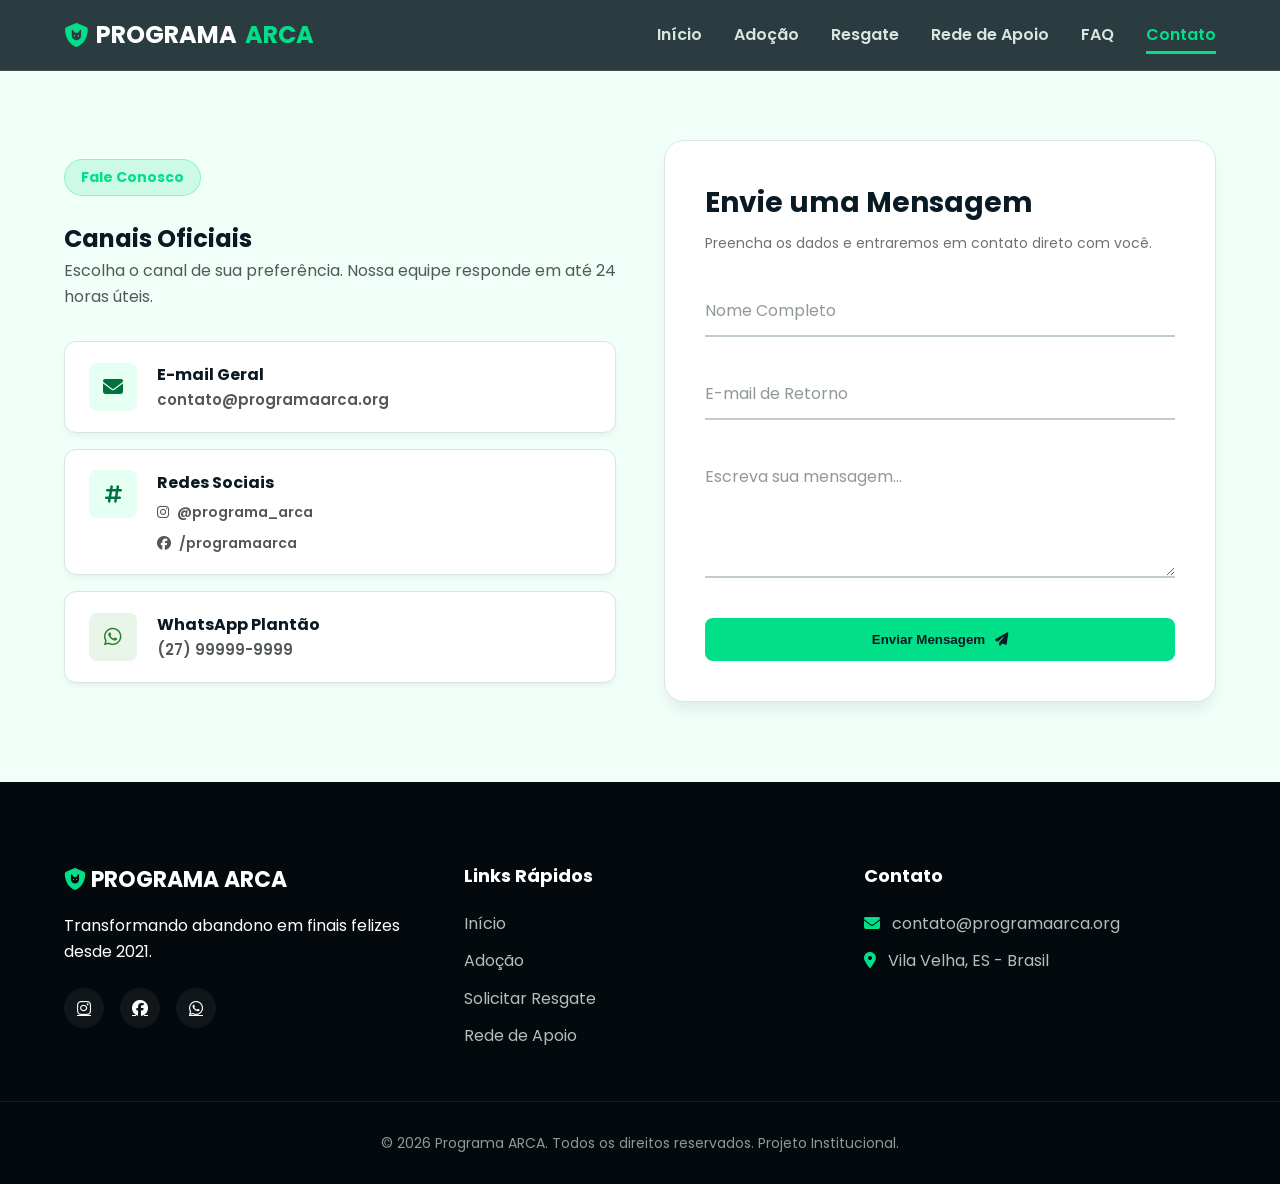
<file: contato/contato.html>
<!DOCTYPE html>
<html lang="pt-BR">
<head>
    <meta charset="UTF-8">
    <meta name="viewport" content="width=device-width, initial-scale=1.0">
    <title>Fale Conosco - Programa ARCA</title>
    <link href="https://fonts.googleapis.com/css2?family=Poppins:wght@400;600;700&display=swap" rel="stylesheet">
    <link rel="stylesheet" href="https://cdnjs.cloudflare.com/ajax/libs/font-awesome/6.4.0/css/all.min.css">
    <link rel="stylesheet" href="../index.css">
    <link rel="stylesheet" href="../contato/contato.css">
</head>
<body>

    <header class="navbar-header">
        <nav class="navbar" aria-label="Menu Principal">
            <a href="../index.html" class="logo"><i class="fa-solid fa-shield-cat"></i> PROGRAMA <span>ARCA</span></a>
            <button class="menu-toggle" aria-label="Abrir menu"><i class="fa-solid fa-bars"></i></button>
            <ul class="nav-links">
                <li><a href="../index.html" class="nav-item">Início</a></li>
                <li><a href="../adocao/adocao.html" class="nav-item">Adoção</a></li>
                <li><a href="../resgate/resgate.html" class="nav-item">Resgate</a></li>
                <li><a href="../rede-de-apoio/rede.html" class="nav-item">Rede de Apoio</a></li>
                <li><a href="../faq/faq.html" class="nav-item">FAQ</a></li>
                <li><a href="../contato/contato.html" class="nav-item active">Contato</a></li>
            </ul>
        </nav>
    </header>

    <main class="contact-main">
        <section class="container grid-2">
            
            <div class="contact-info-column">
                <span class="badge-hero">Fale Conosco</span>
                <h2>Canais Oficiais</h2>
                <p class="section-subtitle-text">Escolha o canal de sua preferência. Nossa equipe responde em até 24 horas úteis.</p>
                
                <div class="contact-cards-stack">
                    <div class="c-card">
                        <div class="c-icon-wrapper"><i class="fa-solid fa-envelope"></i></div>
                        <div>
                            <h3>E-mail Geral</h3>
                            <p>contato@programaarca.org</p>
                        </div>
                    </div>

                    <div class="c-card social-card-integration">
                        <div class="c-icon-wrapper"><i class="fa-solid fa-hashtag"></i></div>
                        <div>
                            <h3>Redes Sociais</h3>
                            <div class="contact-social-links">
                                <a href="https://instagram.com" target="_blank" aria-label="Instagram"><i class="fa-brands fa-instagram"></i> @programa_arca</a>
                                <a href="https://facebook.com" target="_blank" aria-label="Facebook"><i class="fa-brands fa-facebook"></i> /programaarca</a>
                            </div>
                        </div>
                    </div>

                    <div class="c-card">
                        <div class="c-icon-wrapper wpp-icon"><i class="fa-brands fa-whatsapp"></i></div>
                        <div>
                            <h3>WhatsApp Plantão</h3>
                            <p>(27) 99999-9999</p>
                        </div>
                    </div>
                </div>
            </div>

            <div class="premium-form-box">
                <h2>Envie uma Mensagem</h2>
                <p>Preencha os dados e entraremos em contato direto com você.</p>
                
                <form id="premium-contact-form" novalidate>
                    <div class="floating-input-group">
                        <input type="text" id="contact-name" required placeholder=" ">
                        <label for="contact-name">Nome Completo</label>
                        <span class="input-bar"></span>
                    </div>

                    <div class="floating-input-group">
                        <input type="email" id="contact-email" required placeholder=" ">
                        <label for="contact-email">E-mail de Retorno</label>
                        <span class="input-bar"></span>
                    </div>

                    <div class="floating-input-group">
                        <textarea id="contact-message" rows="4" required placeholder=" "></textarea>
                        <label for="contact-message">Escreva sua mensagem...</label>
                        <span class="input-bar"></span>
                    </div>

                    <button type="submit" class="btn btn-primary btn-submit-form" style="width:100%; justify-content:center;">
                        <span>Enviar Mensagem</span> <i class="fa-solid fa-paper-plane"></i>
                    </button>
                </form>

                <div class="form-feedback-overlay" id="form-success-msg">
                    <div class="feedback-card">
                        <i class="fa-solid fa-circle-check feedback-success-icon"></i>
                        <h3>Mensagem Enviada!</h3>
                        <p>Obrigado por apoiar a causa animal. Verifique sua caixa de entrada em breve.</p>
                    </div>
                </div>
            </div>

        </section>
    </main>

     <footer class="footer">
        <div class="container footer-grid">
            <div class="footer-brand">
                <a href="#" class="logo-footer"><i class="fa-solid fa-shield-cat"></i> PROGRAMA ARCA</a>
                <p>Transformando abandono em finais felizes desde 2021.</p>
                <div class="social-links">
                    <a href="#" aria-label="Instagram"><i class="fa-brands fa-instagram"></i></a>
                    <a href="#" aria-label="Facebook"><i class="fa-brands fa-facebook"></i></a>
                    <a href="#" aria-label="WhatsApp"><i class="fa-brands fa-whatsapp"></i></a>
                </div>
            </div>
            <div class="footer-links">
                <h3>Links Rápidos</h3>
                <ul>
                    <li><a href="../index.html">Início</a></li>
                    <li><a href="../adocao/adocao.html">Adoção</a></li>
                    <li><a href="../resgate/resgate.html">Solicitar Resgate</a></li>
                    <li><a href="../rede-de-apoio/rede.html">Rede de Apoio</a></li>
                </ul>
            </div>
            <div class="footer-contact">
                <h3>Contato</h3>
                <p><i class="fa-solid fa-envelope"></i> contato@programaarca.org</p>
                <p><i class="fa-solid fa-location-dot"></i> Vila Velha, ES - Brasil</p>
            </div>
        </div>
        <div class="footer-bottom">
            <p>&copy; 2026 Programa ARCA. Todos os direitos reservados. Projeto Institucional.</p>
        </div>
    </footer>


    <script src="../index.js"></script>
    <script src="../contato/contato.js"></script>
</body>
</html>
</file>
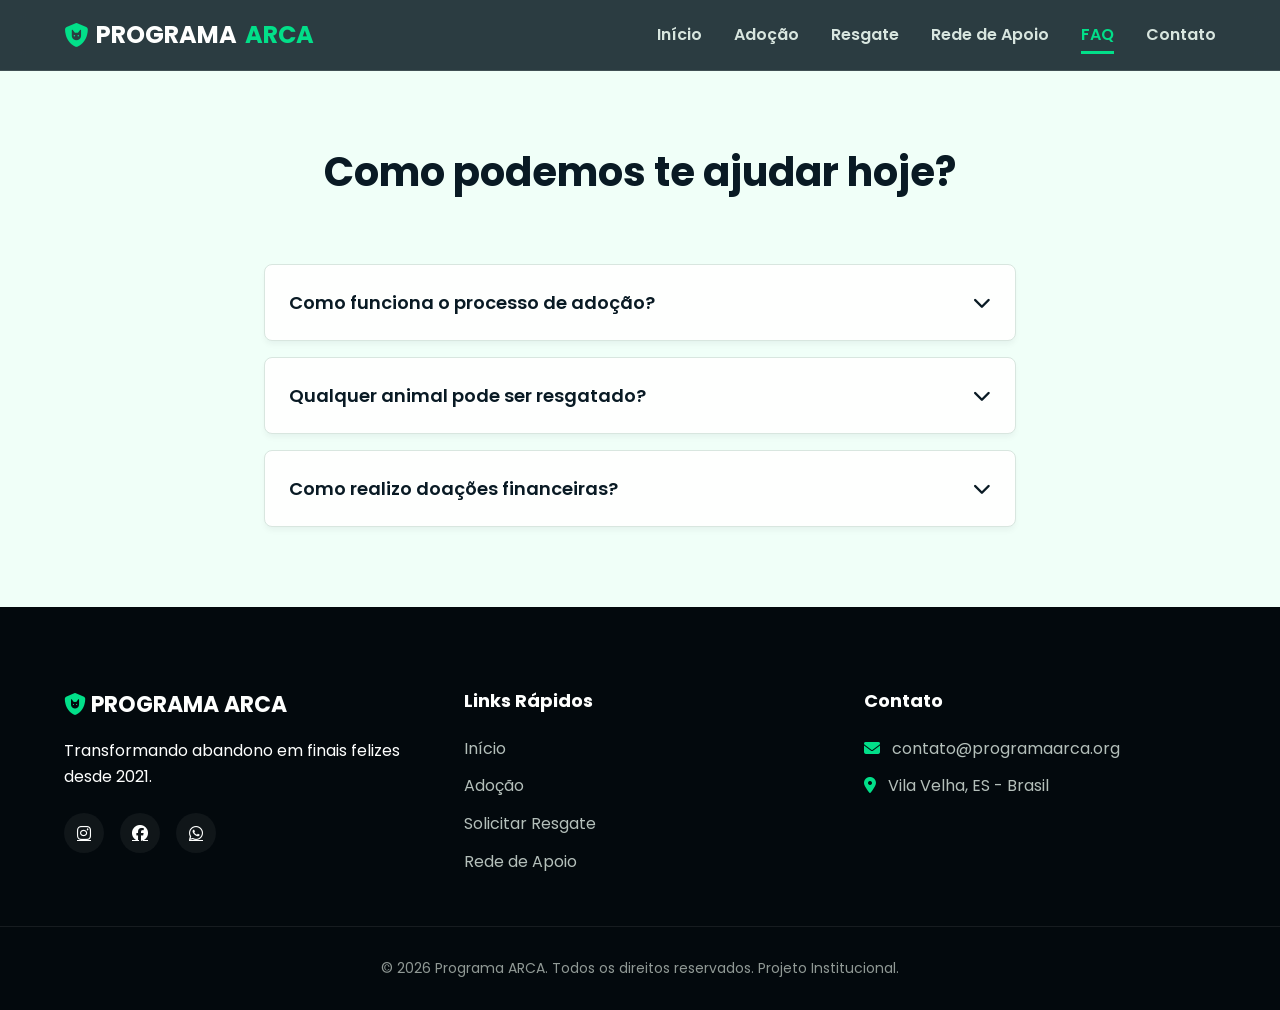
<file: faq/faq.html>
<!DOCTYPE html>
<html lang="pt-BR">
<head>
    <meta charset="UTF-8">
    <meta name="viewport" content="width=device-width, initial-scale=1.0">
    <title>Dúvidas Frequentes - FAQ - Programa ARCA</title>
    <link href="https://fonts.googleapis.com/css2?family=Poppins:wght@400;600;700&display=swap" rel="stylesheet">
    <link rel="stylesheet" href="https://cdnjs.cloudflare.com/ajax/libs/font-awesome/6.4.0/css/all.min.css">
    <link rel="stylesheet" href="../index.css">
    <link rel="stylesheet" href="../faq/faq.css">
</head>
<body>

    <header class="navbar-header">
        <nav class="navbar" aria-label="Menu Principal">
            <a href="../index.html" class="logo"><i class="fa-solid fa-shield-cat"></i> PROGRAMA <span>ARCA</span></a>
            <button class="menu-toggle" aria-label="Abrir menu"><i class="fa-solid fa-bars"></i></button>
            <ul class="nav-links">
                <li><a href="../index.html" class="nav-item">Início</a></li>
                <li><a href="../adocao/adocao.html" class="nav-item">Adoção</a></li>
                <li><a href="../resgate/resgate.html" class="nav-item">Resgate</a></li>
                <li><a href="../rede-de-apoio/rede.html" class="nav-item">Rede de Apoio</a></li>
                <li><a href="../faq/faq.html" class="nav-item active">FAQ</a></li>
                <li><a href="../contato/contato.html" class="nav-item">Contato</a></li>
            </ul>
        </nav>
    </header>

    <main class="faq-main">
        <section class="container faq-container">
            <h2 class="section-title">Como podemos te ajudar hoje?</h2>
            
            <div class="faq-accordion">
                <div class="faq-item">
                    <button class="faq-trigger" aria-expanded="false">
                        <span>Como funciona o processo de adoção?</span>
                        <i class="fa-solid fa-chevron-down"></i>
                    </button>
                    <div class="faq-panel">
                        <p>Basta escolher um animal elegível na aba de adoção, clicar em Quero Adotar e preencher nossa entrevista simplificada via WhatsApp. Exigimos comprovante de residência e proteção de janelas/muros.</p>
                    </div>
                </div>

                <div class="faq-item">
                    <button class="faq-trigger" aria-expanded="false">
                        <span>Qualquer animal pode ser resgatado?</span>
                        <i class="fa-solid fa-chevron-down"></i>
                    </button>
                    <div class="faq-panel">
                        <p>Nossa prioridade máxima é voltada para animais de rua feridos, doentes, sofrendo maus-tratos explícitos ou filhotes totalmente desamparados.</p>
                    </div>
                </div>

                <div class="faq-item">
                    <button class="faq-trigger" aria-expanded="false">
                        <span>Como realizo doações financeiras?</span>
                        <i class="fa-solid fa-chevron-down"></i>
                    </button>
                    <div class="faq-panel">
                        <p>Você pode doar qualquer quantia via PIX institucional ou configurar uma doação mensal recorrente direto pela nossa página de contato oficial.</p>
                    </div>
                </div>
            </div>
        </section>
    </main>

    <footer class="footer">
        <div class="container footer-grid">
            <div class="footer-brand">
                <a href="#" class="logo-footer"><i class="fa-solid fa-shield-cat"></i> PROGRAMA ARCA</a>
                <p>Transformando abandono em finais felizes desde 2021.</p>
                <div class="social-links">
                    <a href="#" aria-label="Instagram"><i class="fa-brands fa-instagram"></i></a>
                    <a href="#" aria-label="Facebook"><i class="fa-brands fa-facebook"></i></a>
                    <a href="#" aria-label="WhatsApp"><i class="fa-brands fa-whatsapp"></i></a>
                </div>
            </div>
            <div class="footer-links">
                <h3>Links Rápidos</h3>
                <ul>
                    <li><a href="../index.html">Início</a></li>
                    <li><a href="../adocao/adocao.html">Adoção</a></li>
                    <li><a href="../resgate/resgate.html">Solicitar Resgate</a></li>
                    <li><a href="../rede-de-apoio/rede.html">Rede de Apoio</a></li>
                </ul>
            </div>
            <div class="footer-contact">
                <h3>Contato</h3>
                <p><i class="fa-solid fa-envelope"></i> contato@programaarca.org</p>
                <p><i class="fa-solid fa-location-dot"></i> Vila Velha, ES - Brasil</p>
            </div>
        </div>
        <div class="footer-bottom">
            <p>&copy; 2026 Programa ARCA. Todos os direitos reservados. Projeto Institucional.</p>
        </div>
    </footer>


    <script src="../index.js"></script>
    <script src="../faq/faq.js"></script>
</body>
</html>
</file>
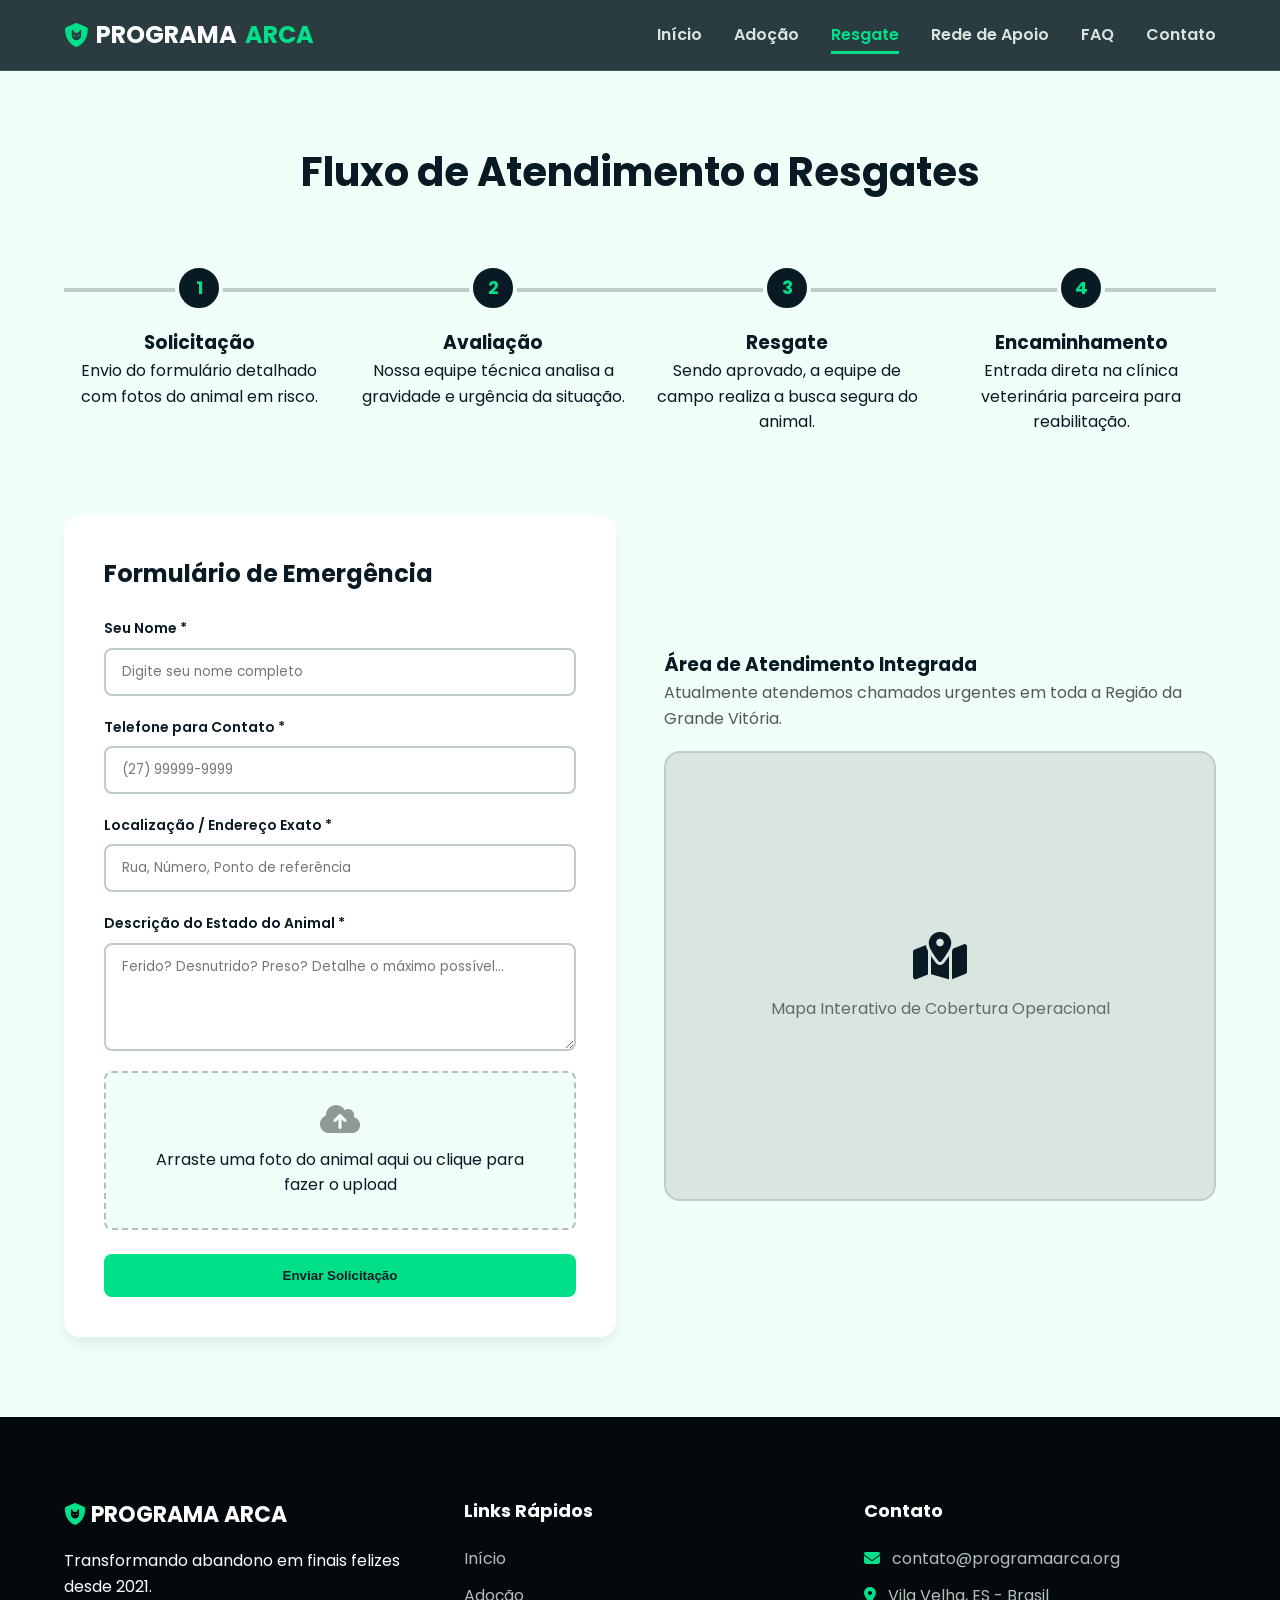
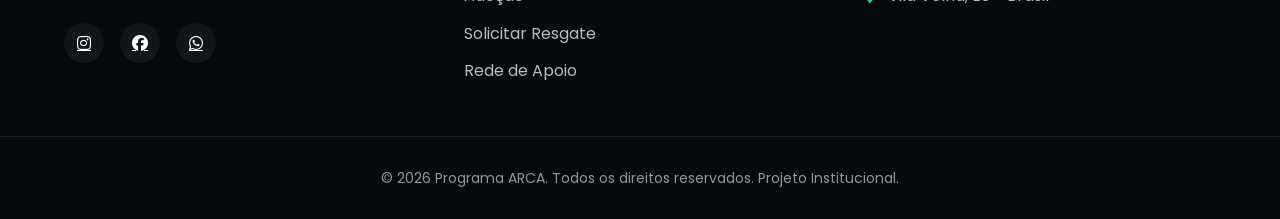
<file: resgate/resgate.html>
<!DOCTYPE html>
<html lang="pt-BR">
<head>
    <meta charset="UTF-8">
    <meta name="viewport" content="width=device-width, initial-scale=1.0">
    <title>Solicitação de Resgate - Programa ARCA</title>
    <link href="https://fonts.googleapis.com/css2?family=Poppins:wght@400;600;700&display=swap" rel="stylesheet">
    <link rel="stylesheet" href="https://cdnjs.cloudflare.com/ajax/libs/font-awesome/6.4.0/css/all.min.css">
    <link rel="stylesheet" href="../index.css">
    <link rel="stylesheet" href="../resgate/resgate.css">
</head>
<body>

    <header class="navbar-header">
        <nav class="navbar" aria-label="Menu Principal">
            <a href="../index.html" class="logo"><i class="fa-solid fa-shield-cat"></i> PROGRAMA <span>ARCA</span></a>
            <button class="menu-toggle" aria-label="Abrir menu"><i class="fa-solid fa-bars"></i></button>
            <ul class="nav-links">
                <li><a href="../index.html" class="nav-item">Início</a></li>
                <li><a href="../adocao/adocao.html" class="nav-item">Adoção</a></li>
                <li><a href="../resgate/resgate.html" class="nav-item active">Resgate</a></li>
                <li><a href="../rede-de-apoio/rede.html" class="nav-item">Rede de Apoio</a></li>
                <li><a href="../faq/faq.html" class="nav-item">FAQ</a></li>
                <li><a href="../contato/contato.html" class="nav-item">Contato</a></li>
            </ul>
        </nav>
    </header>

    <main class="rescue-main">
        <section class="container timeline-section">
            <h2 class="section-title">Fluxo de Atendimento a Resgates</h2>
            <div class="timeline">
                <div class="timeline-item">
                    <div class="timeline-dot">1</div>
                    <div class="timeline-content"><h3>Solicitação</h3><p>Envio do formulário detalhado com fotos do animal em risco.</p></div>
                </div>
                <div class="timeline-item">
                    <div class="timeline-dot">2</div>
                    <div class="timeline-content"><h3>Avaliação</h3><p>Nossa equipe técnica analisa a gravidade e urgência da situação.</p></div>
                </div>
                <div class="timeline-item">
                    <div class="timeline-dot">3</div>
                    <div class="timeline-content"><h3>Resgate</h3><p>Sendo aprovado, a equipe de campo realiza a busca segura do animal.</p></div>
                </div>
                <div class="timeline-item">
                    <div class="timeline-dot">4</div>
                    <div class="timeline-content"><h3>Encaminhamento</h3><p>Entrada direta na clínica veterinária parceira para reabilitação.</p></div>
                </div>
            </div>
        </section>

        <section class="container grid-2 rescue-core">
            <div class="form-container-box">
                <h2>Formulário de Emergência</h2>
                <form id="rescue-form">
                    <div class="input-group">
                        <label for="name">Seu Nome *</label>
                        <input type="text" id="name" required placeholder="Digite seu nome completo">
                    </div>
                    <div class="input-group">
                        <label for="phone">Telefone para Contato *</label>
                        <input type="text" id="phone" required placeholder="(27) 99999-9999">
                    </div>
                    <div class="input-group">
                        <label for="address">Localização / Endereço Exato *</label>
                        <input type="text" id="address" required placeholder="Rua, Número, Ponto de referência">
                    </div>
                    <div class="input-group">
                        <label for="description">Descrição do Estado do Animal *</label>
                        <textarea id="description" rows="4" required placeholder="Ferido? Desnutrido? Preso? Detalhe o máximo possível..."></textarea>
                    </div>
                    
                    <div class="drag-drop-zone" id="drop-zone">
                        <i class="fa-solid fa-cloud-arrow-up"></i>
                        <p>Arraste uma foto do animal aqui ou clique para fazer o upload</p>
                        <input type="file" id="file-input" accept="image/*" style="display:none">
                        <img id="preview-img" alt="Pré-visualização" style="display:none; width:120px; height:120px; object-fit:cover; border-radius:8px; margin-top:10px;">
                    </div>

                    <button type="submit" class="btn btn-primary" style="width:100%; justify-content:center; margin-top:24px;">Enviar Solicitação</button>
                </form>
                <div id="success-feedback" style="display:none; margin-top:20px; color:var(--green-dark); font-weight:700; text-align:center;">
                    <i class="fa-solid fa-circle-check"></i> Solicitação encaminhada com sucesso!
                </div>
            </div>

            <div class="map-container-box">
                <h3>Área de Atendimento Integrada</h3>
                <p style="margin-bottom: 20px; color: var(--gray-600)">Atualmente atendemos chamados urgentes em toda a Região da Grande Vitória.</p>
                <div class="map-placeholder">
                    <i class="fa-solid fa-map-location-dot"></i>
                    <span>Mapa Interativo de Cobertura Operacional</span>
                </div>
            </div>
        </section>
    </main>
    <footer class="footer">
        <div class="container footer-grid">
            <div class="footer-brand">
                <a href="#" class="logo-footer"><i class="fa-solid fa-shield-cat"></i> PROGRAMA ARCA</a>
                <p>Transformando abandono em finais felizes desde 2021.</p>
                <div class="social-links">
                    <a href="#" aria-label="Instagram"><i class="fa-brands fa-instagram"></i></a>
                    <a href="#" aria-label="Facebook"><i class="fa-brands fa-facebook"></i></a>
                    <a href="#" aria-label="WhatsApp"><i class="fa-brands fa-whatsapp"></i></a>
                </div>
            </div>
            <div class="footer-links">
                <h3>Links Rápidos</h3>
                <ul>
                    <li><a href="../index.html">Início</a></li>
                    <li><a href="../adocao/adocao.html">Adoção</a></li>
                    <li><a href="../resgate/resgate.html">Solicitar Resgate</a></li>
                    <li><a href="../rede-de-apoio/rede.html">Rede de Apoio</a></li>
                </ul>
            </div>
            <div class="footer-contact">
                <h3>Contato</h3>
                <p><i class="fa-solid fa-envelope"></i> contato@programaarca.org</p>
                <p><i class="fa-solid fa-location-dot"></i> Vila Velha, ES - Brasil</p>
            </div>
        </div>
        <div class="footer-bottom">
            <p>&copy; 2026 Programa ARCA. Todos os direitos reservados. Projeto Institucional.</p>
        </div>
    </footer>


    <script src="../index.js"></script>
    <script src="../resgate/resgate.js"></script>
</body>
</html>
</file>
<file: index.css>
/* Design principal para todas as páginas */
:root {
    --green-light: #E6FFF3;
    --green-light-hover: #D9FEEB;
    --green-light-active: #B1FEDA;
    --green: #02DF89;
    --green-hover: #02E47B;
    --green-active: #02CA6E;
    --green-dark: #02BE67;
    --green-dark-hover: #019852;
    --green-dark-active: #01723E;
    --green-darker: #015930;

    --blue-light: #90989C;
    --blue-light-hover: #7A8389;
    --blue-light-active: #5F6A71;
    --blue: #091A24;
    --blue-hover: #08161F;
    --blue-active: #07131A;
    --blue-dark: #03090D;
    --blue-dark-hover: #020709;
    --blue-dark-active: #010304;

    --white: #FEFFFE;
    --white-soft: #F0FFF8;

    --gray-100: #D8E6DF;
    --gray-200: #C0CCC6;
    --gray-300: #B4BFBA;
    --gray-400: #909995;
    --gray-500: #6C7370;
    --gray-600: #545957;
    
    --shadow-sm: 0 4px 6px -1px rgba(9, 26, 36, 0.05);
    --shadow-md: 0 10px 15px -3px rgba(9, 26, 36, 0.08);
    --shadow-lg: 0 20px 25px -5px rgba(9, 26, 36, 0.1);
    --transition: all 0.3s cubic-bezier(0.4, 0, 0.2, 1);
}

* {
    margin: 0;
    padding: 0;
    box-sizing: border-box;
}

body {
    font-family: 'Poppins', sans-serif;
    background-color: var(--white-soft);
    color: var(--blue);
    overflow-x: hidden;
    line-height: 1.6;
}

.container {
    width: 100%;
    max-width: 1200px;
    margin: 0 auto;
    padding: 0 24px;
}

.grid-2 {
    display: grid;
    grid-template-columns: repeat(auto-fit, minmax(320px, 1fr));
    gap: 48px;
    align-items: center;
}

.grid-3 {
    display: grid;
    grid-template-columns: repeat(auto-fit, minmax(300px, 1fr));
    gap: 32px;
}

.navbar-header {
    position: fixed;
    top: 0;
    left: 0;
    width: 100%;
    z-index: 1000;
    background: rgba(9, 26, 34, 0.85);
    backdrop-filter: blur(12px);
    -webkit-backdrop-filter: blur(12px);
    border-bottom: 1px solid rgba(255, 255, 255, 0.1);
    transition: var(--transition);
}

.navbar {
    display: flex;
    justify-content: space-between;
    align-items: center;
    max-width: 1200px;
    margin: 0 auto;
    padding: 16px 24px;
}

.logo {
    font-weight: 700;
    font-size: 24px;
    color: var(--white);
    text-decoration: none;
    display: flex;
    align-items: center;
    gap: 8px;
}

.logo i, .logo span {
    color: var(--green);
}

.nav-links {
    display: flex;
    list-style: none;
    gap: 32px;
}

.nav-item {
    color: var(--gray-100);
    text-decoration: none;
    font-weight: 600;
    font-size: 16px;
    transition: var(--transition);
    position: relative;
    padding: 8px 0;
}

.nav-item:hover, .nav-item.active {
    color: var(--green);
}

.nav-item::after {
    content: '';
    position: absolute;
    bottom: 0;
    left: 0;
    width: 0;
    height: 3px;
    background-color: var(--green);
    transition: var(--transition);
}

.nav-item:hover::after, .nav-item.active::after {
    width: 100%;
}

.menu-toggle {
    display: none;
    background: none;
    border: none;
    color: var(--white);
    font-size: 24px;
    cursor: pointer;
}

.btn {
    display: inline-flex;
    align-items: center;
    gap: 10px;
    padding: 14px 28px;
    font-weight: 700;
    border-radius: 8px;
    text-decoration: none;
    cursor: pointer;
    transition: var(--transition);
    border: none;
}

.btn-primary {
    background-color: var(--green);
    color: var(--blue);
}

.btn-primary:hover {
    background-color: var(--green-hover);
    transform: translateY(-2px);
    box-shadow: 0 8px 20px rgba(2, 223, 137, 0.3);
}

.btn-secondary {
    background-color: transparent;
    color: var(--white);
    border: 2px solid var(--white);
}

.btn-secondary:hover {
    background-color: var(--white);
    color: var(--blue);
    transform: translateY(-2px);
}

.hero-section {
    padding: 160px 0 100px 0;
    background: linear-gradient(135deg, var(--blue) 0%, var(--blue-dark) 100%);
    color: var(--white);
    position: relative;
    overflow: hidden;
}

.hero-container {
    display: grid;
    grid-template-columns: repeat(auto-fit, minmax(320px, 1fr));
    gap: 48px;
    align-items: center;
    max-width: 1200px;
    margin: 0 auto;
    padding: 0 24px;
}

.badge-hero {
    background: rgba(2, 223, 137, 0.15);
    color: var(--green);
    padding: 6px 16px;
    border-radius: 50px;
    font-size: 14px;
    font-weight: 700;
    display: inline-block;
    margin-bottom: 24px;
    border: 1px solid rgba(2, 223, 137, 0.3);
}

.hero-content h1 {
    font-size: 56px;
    line-height: 1.15;
    margin-bottom: 24px;
}

.hero-content p {
    font-size: 18px;
    color: var(--gray-100);
    margin-bottom: 40px;
}

.hero-cta {
    display: flex;
    gap: 16px;
    flex-wrap: wrap;
}

.hero-image-wrapper {
    position: relative;
    display: flex;
    justify-content: center;
}

.hero-img {
    width: 100%;
    max-width: 480px;
    height: 480px;
    object-fit: cover;
    border-radius: 30% 70% 70% 30% / 30% 30% 70% 70%;
    box-shadow: var(--shadow-lg);
    z-index: 2;
    animation: morphing 10s ease-in-out infinite alternate;
}

@keyframes morphing {
    0% { border-radius: 30% 70% 70% 30% / 30% 30% 70% 70%; }
    100% { border-radius: 65% 35% 42% 58% / 54% 45% 55% 46%; }
}

.about-section {
    padding: 100px 0;
}

.about-img {
    width: 100%;
    border-radius: 16px;
    box-shadow: var(--shadow-lg);
}

.about-text h2 {
    font-size: 40px;
    margin-bottom: 24px;
    color: var(--blue);
}

.mvv-grid {
    display: grid;
    grid-template-columns: 1fr 1fr;
    gap: 24px;
    margin-top: 32px;
}

.mvv-card {
    background: var(--white);
    padding: 24px;
    border-radius: 12px;
    box-shadow: var(--shadow-sm);
    border-left: 4px solid var(--green);
}

.mvv-card i {
    font-size: 28px;
    color: var(--green);
    margin-bottom: 16px;
}

.stats-section {
    background: var(--blue);
    color: var(--white);
    padding: 80px 0;
}

.stats-grid {
    display: grid;
    grid-template-columns: repeat(auto-fit, minmax(200px, 1fr));
    gap: 32px;
    text-align: center;
}

.stat-number {
    font-size: 48px;
    font-weight: 700;
    color: var(--green);
    display: block;
}

.stat-label {
    color: var(--gray-300);
    font-size: 16px;
    margin-top: 8px;
}

.testimonials-section {
    padding: 100px 0;
}

.section-title {
    font-size: 40px;
    text-align: center;
    margin-bottom: 60px;
}

.testimonial-card {
    background: var(--white);
    padding: 32px;
    border-radius: 16px;
    box-shadow: var(--shadow-md);
    display: flex;
    flex-direction: column;
    justify-content: space-between;
}

.testimonial-text {
    font-style: italic;
    color: var(--gray-600);
    margin-bottom: 24px;
}

.testimonial-user {
    display: flex;
    align-items: center;
    gap: 16px;
}

.testimonial-user img {
    width: 48px;
    height: 48px;
    border-radius: 50%;
    object-fit: cover;
}

#scroll-progress {
    position: fixed;
    top: 0;
    left: 0;
    height: 4px;
    background: var(--green);
    z-index: 2000;
    width: 0%;
}

#back-to-top {
    position: fixed;
    bottom: 32px;
    right: 32px;
    background: var(--green);
    color: var(--blue);
    border: none;
    width: 48px;
    height: 48px;
    border-radius: 50%;
    cursor: pointer;
    box-shadow: var(--shadow-md);
    display: none;
    align-items: center;
    justify-content: center;
    z-index: 99;
    transition: var(--transition);
}

#back-to-top:hover {
    transform: translateY(-4px);
    background: var(--green-hover);
}

.footer {
    background: var(--blue-dark);
    color: var(--white);
    padding: 80px 0 30px 0;
}

.footer-grid {
    display: grid;
    grid-template-columns: repeat(auto-fit, minmax(250px, 1fr));
    gap: 48px;
    margin-bottom: 40px;
}

.logo-footer {
    font-size: 22px;
    font-weight: 700;
    color: var(--white);
    text-decoration: none;
    margin-bottom: 16px;
    display: block;
}

.logo-footer i { color: var(--green); }

.social-links {
    display: flex;
    gap: 16px;
    margin-top: 24px;
}

.social-links a {
    color: var(--white);
    background: rgba(255,255,255,0.05);
    width: 40px;
    height: 40px;
    border-radius: 50%;
    display: flex;
    align-items: center;
    justify-content: center;
    transition: var(--transition);
}

.social-links a:hover {
    background: var(--green);
    color: var(--blue);
}

.footer-links h3, .footer-contact h3 {
    margin-bottom: 20px;
    font-size: 18px;
}

.footer-links ul { list-style: none; }
.footer-links ul li { margin-bottom: 12px; }
.footer-links ul li a { color: var(--gray-300); text-decoration: none; transition: var(--transition); }
.footer-links ul li a:hover { color: var(--green); }

.footer-contact p { margin-bottom: 12px; color: var(--gray-300); }
.footer-contact p i { color: var(--green); margin-right: 8px; }

.footer-bottom {
    border-top: 1px solid rgba(255,255,255,0.08);
    padding-top: 30px;
    text-align: center;
    font-size: 14px;
    color: var(--gray-400);
}
/* Responsivo para rodas as telas */
@media (max-width: 992px) {
    .hero-content h1 { font-size: 42px; }
}

@media (max-width: 768px) {
    .menu-toggle { display: block; }
    .nav-links {
        position: absolute;
        top: 100%;
        left: 0;
        width: 100%;
        background: var(--blue-dark);
        flex-direction: column;
        padding: 24px;
        gap: 16px;
        display: none;
        box-shadow: var(--shadow-lg);
    }
    .nav-links.active { display: flex; }
    .hero-container { grid-template-columns: 1fr; text-align: center; }
    .hero-cta { justify-content: center; }
}
</file>
<file: contato/contato.css>
.contact-main {
    padding-top: 140px;
    padding-bottom: 80px;
}

.contact-info-column .section-subtitle-text {
    color: var(--gray-600);
    margin-bottom: 32px;
}



.contact-cards-stack {
    display: flex;
    flex-direction: column;
    gap: 16px;
}

.c-card {
    display: flex;
    align-items: center;
    gap: 20px;
    background: var(--white);
    padding: 20px 24px;
    border-radius: 12px;
    box-shadow: var(--shadow-sm);
    border: 1px solid var(--gray-100);
}

.c-icon-wrapper {
    width: 48px; height: 48px;
    background: var(--green-light);
    color: var(--green-dark-active);
    border-radius: 8px;
    display: flex; align-items: center; justify-content: center;
    font-size: 20px;
}

.wpp-icon { background: #e8f5e9; color: #2e7d32; }

.c-card h3 { font-size: 16px; color: var(--blue); }
.c-card p { font-size: 15px; color: var(--gray-600); font-weight: 600; }



.social-card-integration { align-items: flex-start; }
.contact-social-links {
    display: flex;
    flex-direction: column;
    gap: 8px;
    margin-top: 6px;
}
.contact-social-links a {
    color: var(--gray-600);
    text-decoration: none;
    font-size: 14px;
    font-weight: 600;
    transition: var(--transition);
    display: flex;
    align-items: center;
    gap: 8px;
}
.contact-social-links a:hover { color: var(--green-dark); }



.premium-form-box {
    background: var(--white);
    padding: 40px;
    border-radius: 20px;
    box-shadow: var(--shadow-md);
    border: 1px solid var(--gray-100);
    position: relative;
    overflow: hidden;
}

.premium-form-box h2 { font-size: 28px; margin-bottom: 6px; color: var(--blue); }
.premium-form-box p { color: var(--gray-500); margin-bottom: 32px; font-size: 14px; }

.floating-input-group {
    position: relative;
    margin-bottom: 32px;
}



.floating-input-group input, .floating-input-group textarea {
    width: 100%;
    padding: 12px 0px;
    font-family: inherit;
    font-size: 16px;
    border: none;
    border-bottom: 2px solid var(--gray-200);
    background: transparent;
    outline: none;
    color: var(--blue);
    transition: border-color 0.3s ease;
}

.floating-input-group label {
    position: absolute;
    top: 12px;
    left: 0;
    color: var(--gray-400);
    font-size: 16px;
    pointer-events: none;
    transition: all 0.3s ease;
}



.floating-input-group input:focus ~ label,
.floating-input-group input:not(:placeholder-shown) ~ label,
.floating-input-group textarea:focus ~ label,
.floating-input-group textarea:not(:placeholder-shown) ~ label {
    top: -12px;
    font-size: 13px;
    color: var(--green-dark);
    font-weight: 700;
}

.input-bar {
    position: absolute;
    bottom: 0; left: 0;
    width: 0; height: 2px;
    background: var(--green);
    transition: width 0.3s ease;
}

.floating-input-group input:focus ~ .input-bar,
.floating-input-group textarea:focus ~ .input-bar {
    width: 100%;
}



.form-feedback-overlay {
    position: absolute;
    top: 0; left: 0; width: 100%; height: 100%;
    background: var(--white);
    display: flex; align-items: center; justify-content: center;
    opacity: 0; pointer-events: none;
    transition: opacity 0.4s ease;
    z-index: 10;
}

.form-feedback-overlay.active { opacity: 1; pointer-events: auto; }

.feedback-card { text-align: center; padding: 24px; }
.feedback-success-icon { font-size: 56px; color: var(--green); margin-bottom: 16px; }
</file>
<file: faq/faq.css>
.faq-main {
    padding-top: 140px;
    padding-bottom: 80px;
}

.faq-container {
    max-width: 800px;
    margin: 0 auto;
}

.faq-accordion {
    display: flex;
    flex-direction: column;
    gap: 16px;
}

.faq-item {
    background: var(--white);
    border-radius: 8px;
    box-shadow: var(--shadow-sm);
    border: 1px solid var(--gray-100);
    overflow: hidden;
}

.faq-trigger {
    width: 100%;
    padding: 24px;
    background: none;
    border: none;
    display: flex;
    justify-content: space-between;
    align-items: center;
    font-weight: 600;
    font-size: 18px;
    color: var(--blue);
    cursor: pointer;
    text-align: left;
    font-family: inherit;
    transition: var(--transition);
}

.faq-trigger i {
    transition: transform 0.3s cubic-bezier(0.4, 0, 0.2, 1);
}

.faq-item.active .faq-trigger i {
    transform: rotate(180deg);
    color: var(--green);
}

.faq-panel {
    max-height: 0;
    overflow: hidden;
    transition: max-height 0.3s ease-out;
    padding: 0 24px;
}

.faq-panel p {
    padding-bottom: 24px;
    color: var(--gray-600);
    font-size: 16px;
}
</file>
<file: resgate/resgate.css>
.rescue-main {
    padding-top: 140px;
    padding-bottom: 80px;
}




.timeline-section { margin-bottom: 80px; }

.timeline {
    display: flex;
    justify-content: space-between;
    position: relative;
    gap: 24px;
}

.timeline::before {
    content: '';
    position: absolute;
    top: 24px; left: 0; width: 100%; height: 4px;
    background: var(--gray-200);
    z-index: 1;
}

.timeline-item {
    position: relative;
    z-index: 2;
    text-align: center;
    flex: 1;
}

.timeline-dot {
    width: 48px; height: 48px;
    background: var(--blue);
    color: var(--green);
    border-radius: 50%;
    display: flex; align-items: center; justify-content: center;
    font-weight: 700; font-size: 18px;
    margin: 0 auto 16px auto;
    border: 4px solid var(--white-soft);
    transition: var(--transition);
}

.timeline-item:hover .timeline-dot {
    background: var(--green);
    color: var(--blue);
}





.form-container-box {
    background: var(--white);
    padding: 40px;
    border-radius: 16px;
    box-shadow: var(--shadow-md);
}

.form-container-box h2 { margin-bottom: 24px; }

.input-group {
    display: flex;
    flex-direction: column;
    gap: 8px;
    margin-bottom: 20px;
}

.input-group label {
    font-weight: 600;
    font-size: 14px;
}

.input-group input, .input-group textarea {
    padding: 12px 16px;
    border: 2px solid var(--gray-200);
    border-radius: 8px;
    font-family: inherit;
    outline: none;
    transition: var(--transition);
}

.input-group input:focus, .input-group textarea:focus {
    border-color: var(--green);
}




.drag-drop-zone {
    border: 2px dashed var(--gray-300);
    padding: 30px;
    border-radius: 8px;
    text-align: center;
    cursor: pointer;
    background: var(--white-soft);
    transition: var(--transition);
}

.drag-drop-zone:hover {
    border-color: var(--green);
    background: var(--green-light);
}

.drag-drop-zone i {
    font-size: 32px;
    color: var(--gray-400);
    margin-bottom: 12px;
}




.map-placeholder {
    width: 100%;
    height: 450px;
    background: var(--gray-100);
    border-radius: 16px;
    display: flex;
    flex-direction: column;
    align-items: center;
    justify-content: center;
    gap: 16px;
    color: var(--blue-light-active);
    border: 2px solid var(--gray-200);
}

.map-placeholder i { font-size: 48px; color: var(--blue); }

@media (max-width: 768px) {
    .timeline { flex-direction: column; gap: 32px; }
    .timeline::before { display: none; }
}
</file>
